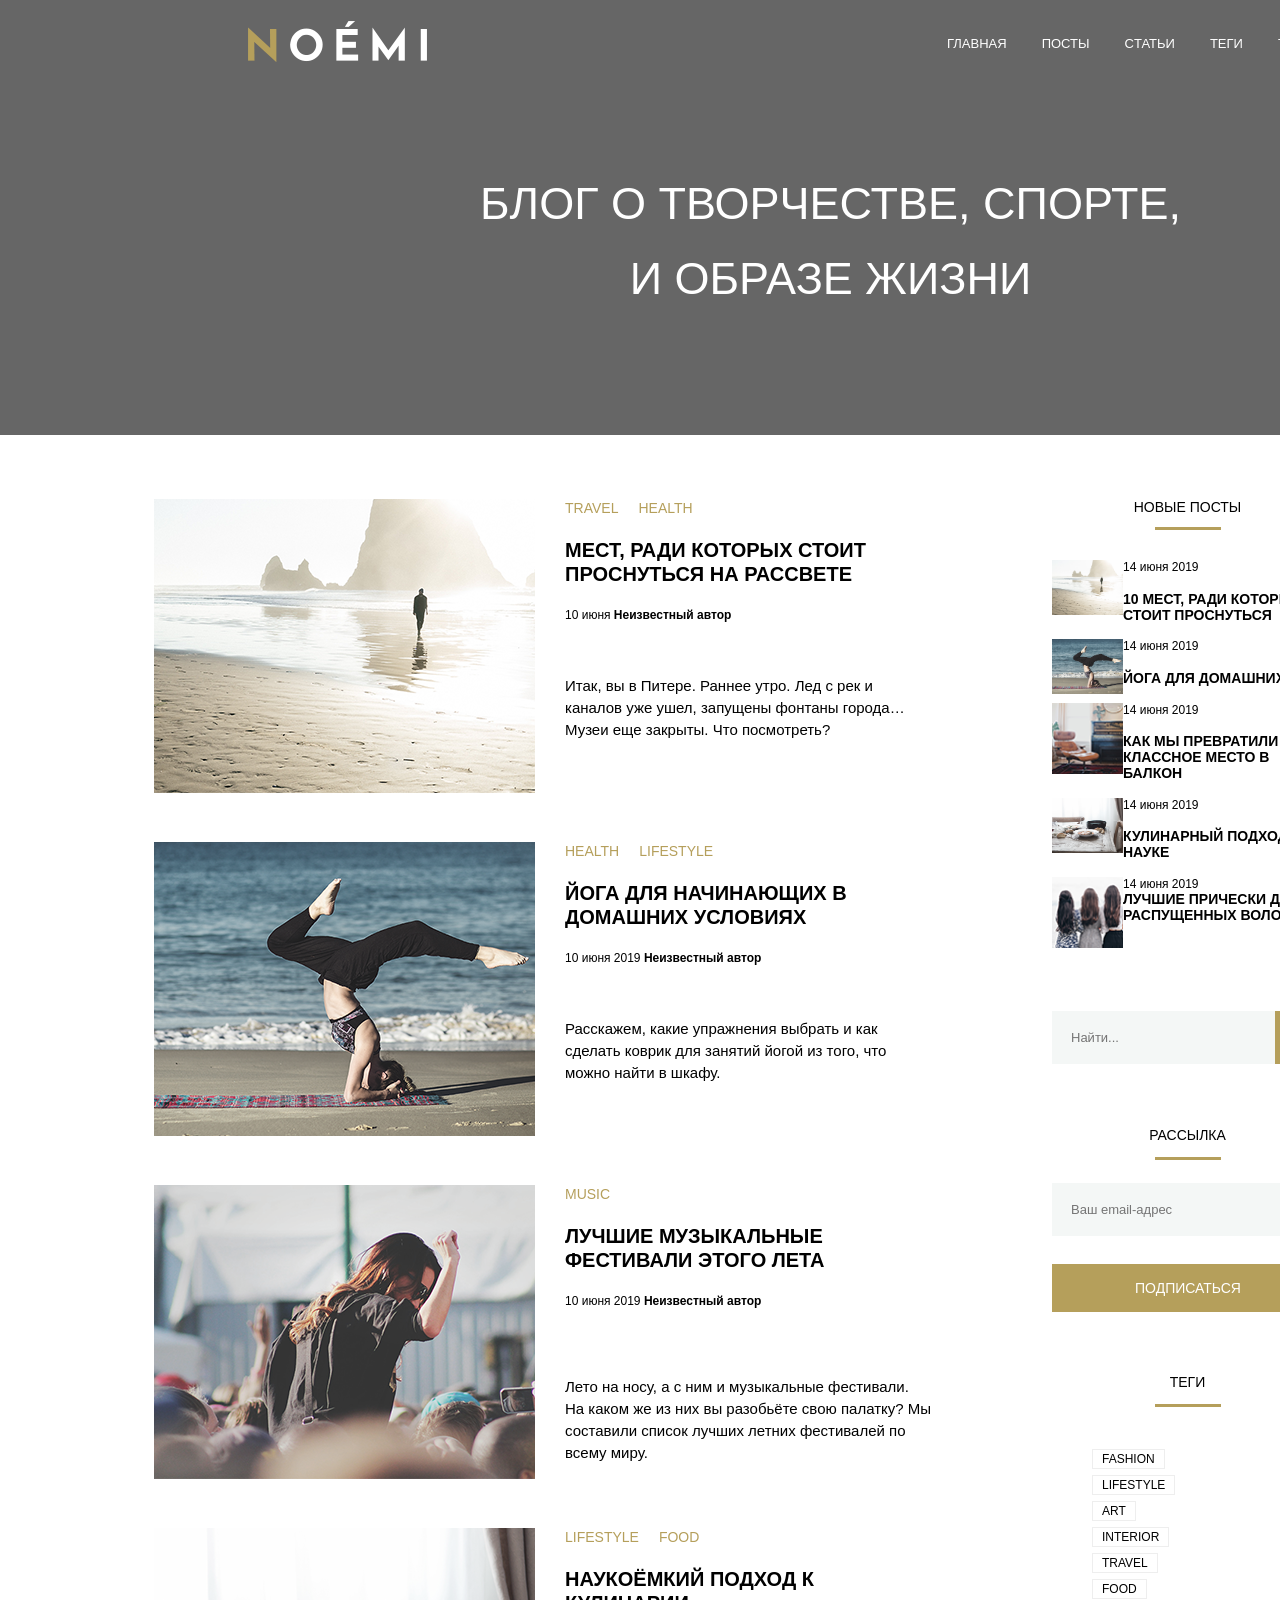
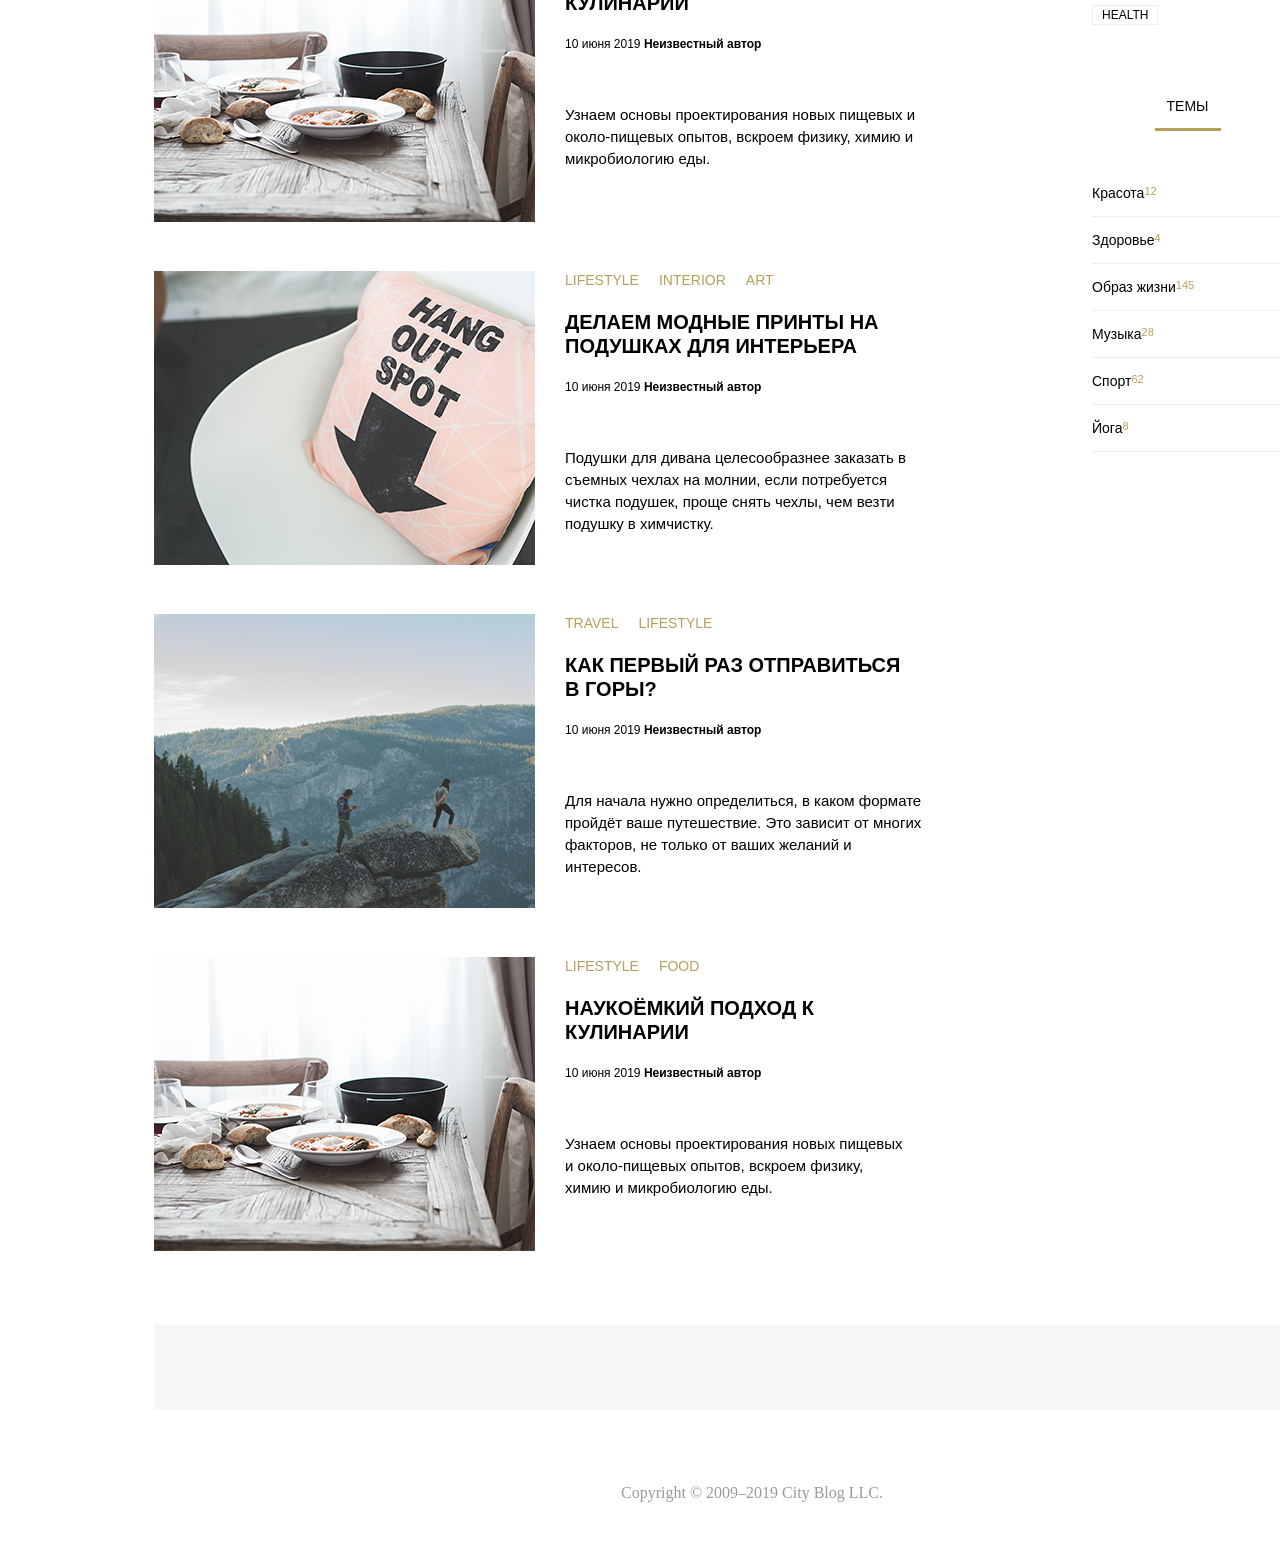
<file: index.html>
<!DOCTYPE html>
<html lang="en">
<head>
    <meta charset="UTF-8">
    <title>Diplom_task</title>
    <link rel="stylesheet" href="style/style.css">
</head>
<body>
    <header>
        <div class="container">
            <a href="#" class="header__logo"><img src="images/images/noemi-logo.png" alt=""></a>
            <nav class="header__menu">
                <ul class="menu__list">
                    <li class="menu__item"><a href="#" class="menu__link">Главная</a></li>
                    <li class="menu__item"><a href="#" class="menu__link">Посты</a></li>
                    <li class="menu__item"><a href="#" class="menu__link">Cтатьи</a></li>
                    <li class="menu__item"><a href="#" class="menu__link">Теги</a></li>
                    <li class="menu__item"><a href="#" class="menu__link">Темы</a></li>
                    <li class="menu__item"><a href="#" class="menu__link">Контакты</a></li>
                </ul>
            </nav>  
        </div>
        <div class="title__intro">
            Блог о творчестве, спорте,<br>и образе жизни
        </div>
    </header>
    <div class="general__content">
        <main>
            <div class="container_main">
                <div class="card">
                    <img src="images/images/picture_1.png" class="card__images" alt="На берегу моря">
                </div>
                <div class="content">
                    <ul class="link">
                        <li><a href="#" class="link__item">Travel</a></li>
                        <li><a href="#" class="link__item">Health</a></li>
                    </ul>
                    <div>
                        <h4><a href="#" class="content__title">мест, ради которых стоит
                        проснуться на рассвете</a></h4>
                    </div>
                    <div class="data">
                        10 июня <strong>Неизвестный автор</strong>
                    </div>
                    <div class="info">
                        Итак, вы в Питере. Раннее утро. Лед с рек и каналов уже ушел, запущены фонтаны города… Музеи еще закрыты. Что посмотреть?
                    </div>
                </div>
            </div>
            <div class="container_main">
                <div class="card">
                    <img src="images/images/picture_2.png" class="card__images" alt="Йога">
                </div>
                <div class="content">
                    <ul class="link">
                        <li><a href="#" class="link__item">Health</a></li>
                        <li><a href="#" class="link__item">Lifestyle</a></li>
                    </ul>
                    <div>
                        <h4><a href="#" class="content__title">Йога для начинающих в
                        домашних условиях</a></h4>
                    </div>
                    <div class="data">
                        10 июня 2019 <strong>Неизвестный автор</strong>
                    </div>
                    <div class="info">
                        Расскажем, какие упражнения выбрать и как сделать коврик для занятий йогой из того, что можно найти в шкафу.
                    </div>
                </div>
            </div>
            <div class="container_main">
                <div class="card">
                    <img src="images/images/picture_3.png" class="card__images" alt="Фестиваль">
                </div>
                <div class="content">
                    <ul class="link">
                        <li><a href="#" class="link__item">Music</a></li>
                    </ul>
                    <div>
                        <h4><a href="#" class="content__title">Лучшие музыкальные<br>
                        фестивали этого лета</a></h4>
                    </div>
                    <div class="data">
                        10 июня 2019 <strong>Неизвестный автор</strong>
                    </div>
                    <div class="info">
                        <p>Лето на носу, а с ним и музыкальные фестивали. На каком же из них вы разобьёте свою палатку?
                        Мы составили список лучших летних фестивалей по всему миру.</p>
                    </div>
                </div>
            </div>
            <div class="container_main">
                <div class="card">
                    <img src="images/images/picture_4.png" class="card__images" alt="Кулинария">
                </div>
                <div class="content">
                    <ul class="link">
                        <li><a href="#" class="link__item">Lifestyle</a></li>
                        <li><a href="#" class="link__item">Food</a></li>
                    </ul>
                    <div>
                        <h4><a href="#" class="content__title">Наукоёмкий подход к<br>
                        кулинарии</a></h4>
                    </div>
                    <div class="data">
                        10 июня 2019 <strong>Неизвестный автор</strong>
                    </div>
                    <div class="info">
                        Узнаем основы проектирования новых пищевых и около-пищевых опытов, вскроем физику, химию и микробиологию еды.
                    </div>
                </div>
            </div>
            <div class="container_main">
                <div class="card">
                    <img src="images/images/picture_5.png" class="card__images" alt="Принты на подушки">
                </div>
                <div class="content">
                    <ul class="link">
                        <li><a href="#" class="link__item">Lifestyle</a></li>
                        <li><a href="#" class="link__item">Interior</a></li>
                        <li><a href="#" class="link__item">Art</a></li>
                    </ul>
                    <div>
                        <h4><a href="#" class="content__title">делаем модные принты на
                        подушках для интерьера</a></h4>
                    </div>
                    <div class="data">
                        10 июня 2019 <strong>Неизвестный автор</strong>
                    </div>
                    <div class="info">
                        Подушки для дивана целесообразнее заказать в съемных чехлах на молнии, если потребуется чистка подушек, проще снять чехлы, чем везти подушку в химчистку.
                    </div>
                </div>
            </div>
            <div class="container_main">
                <div class="card">
                    <img src="images/images/picture_6.png" class="card__images" alt="путешествие">
                </div>
                <div class="content">
                    <ul class="link">
                        <li><a href="#" class="link__item">Travel</a></li>
                        <li><a href="#" class="link__item">Lifestyle</a></li>
                    </ul>
                    <div>
                        <h4><a href="#" class="content__title">Как первый раз отправиться<br>
                        в горы?</a></h4>
                    </div>
                    <div class="data">
                        10 июня 2019 <strong>Неизвестный автор</strong>
                    </div>
                    <div class="info">
                        Для начала нужно определиться, в каком формате пройдёт ваше путешествие. Это зависит от многих факторов, не только от ваших желаний и интересов.
                    </div>
                </div>
            </div>
            <div class="container_main">
                <div class="card">
                    <img src="images/images/picture_7.png" class="card__images" alt="Кулинария">
                </div>
                <div class="content">
                    <ul class="link">
                        <li><a href="#" class="link__item">Lifestyle</a></li>
                        <li><a href="#" class="link__item">Food</a></li>
                    </ul>
                <div>
                    <h4><a href="#" class="content__title">Наукоёмкий подход к<br>
                    кулинарии</a></h4>
                </div>
                <div class="data">
                    10 июня 2019 <strong>Неизвестный автор</strong>
                </div>
                <div class="info">
                    Узнаем основы проектирования новых пищевых<br> и около-пищевых опытов, вскроем физику,<br> химию и микробиологию еды.
                </div>
                </div>
            </div>        
        </main>
        <aside>
            <section>
                    <div class="title__aside content__section">
                        Новые посты
                    </div>
                <div class="container__aside">
                    <div class="container__item">
                        <div>
                            <img src="images/images/picture_1.png" class="card__item" alt="На берегу моря">
                        </div>
                        <div>
                            14 июня 2019
                            <h5><a href="#" class="content__section">10 мест, ради которых
                            стоит проснуться</a></h5>
                        </div>
                    </div>
                    <div class="container__item">
                        <div>
                            <img src="images/images/picture_2.png" class="card__item" alt="Йога">
                        </div>
                        <div>
                            14 июня 2019
                            <h5><a href="#" class="content__section">Йога для домашних</a></h5>
                        </div>
                    </div>
                    <div class="container__item">
                        <div>
                            <img src="images/images/picture_as.png" class="card__item" alt="Интерьер">
                        </div>
                        <div>
                            14 июня 2019
                            <h5><a href="#" class="content__section">как мы превратили
                            классное место в
                            балкон</a></h5>
                        </div>
                    </div>
                    <div class="container__item">
                        <div>
                            <img src="images/images/picture_7.png" class="card__item" alt="Кулинария">
                        </div>
                        <div>
                            14 июня 2019
                            <h5><a href="#" class="content__section">Кулинарный подход
                            к науке</a></h5>
                        </div>
                    </div>
                    <div class="container__item">
                        <div>
                            <img src="images/images/picture_as2.png" class="card__item" alt="Причёски">
                        </div>
                        <div>
                            14 июня 2019
                            <h5 class="title__item"><a href="#" class="content__section">лучшие прически для
                            распущенных волос</a></h5>
                        </div>
                    </div>
                    <form class="form__row">
                        <label>
                            <span class="visually__hidden">Поле поиска</span>
                            <input type="text" class="field" placeholder="Найти..." >
                        </label>
                        <label>
                            <span class="visually__hidden">Кнопка поиска</span>
                            <button type="submit" class="button"><img src="images/images/picture_search.png" alt=""></button>
                        </label>
                    </form>
                    <div class="mailing__aside">
                        Рассылка
                    </div>
                    <form class="form__mailing">
                        <label>
                            <span class="visually__hidden">"Ваш email-адрес</span>
                            <input type="text" class="field mailing__field" placeholder="Ваш email-адрес">
                        </label>
                        <label>
                            <span class="visually__hidden">Подписаться</span>
                            <button type="submit" class="button mailing__button">Подписаться</button>
                        </label>
                    </form>
                    <div class="tags__aside">
                        Теги
                    </div>
                    <div class="tags__container">
                        <ul>
                            <li class="tags__item"><a href="#" class="tags__link">Fashion</a></li>
                            <li class="tags__item"><a href="#" class="tags__link">Lifestyle</a></li>
                            <li class="tags__item"><a href="#" class="tags__link">Art</a></li>
                            <li class="tags__item"><a href="#" class="tags__link">Interior</a></li>
                            <li class="tags__item"><a href="#" class="tags__link">Travel</a></li>
                            <li class="tags__item"><a href="#" class="tags__link">Food</a></li>
                            <li class="tags__item"><a href="#" class="tags__link">Health</a></li>
                        </ul>
                    </div>
                    <div class="news__aside">
                        Темы
                    </div>
                    <div class="news__container">
                        <ul>
                           <li class="news__item"><a href="#" class="news__link">Красота</a><span class="news__number">12</span></li>
                           <li class="news__item"><a href="#" class="news__link">Здоровье</a><span class="news__number">4</span></li>
                           <li class="news__item"><a href="#" class="news__link">Образ жизни</a><span class="news__number">145</span></li>
                           <li class="news__item"><a href="#" class="news__link">Музыка</a><span class="news__number">28</span></li>
                           <li class="news__item"><a href="#" class="news__link">Спорт</a><span class="news__number">62</span></li>
                           <li class="news__item"><a href="#" class="news__link">Йога</a><span class="news__number">8</span></li>
                        </ul>
                    </div>
                </div>
            </section>
        </aside>
    </div> 
</body>
<footer>
    <div>
        <ul class="footer__menu">
            <label>
                <span class="visually__hidden">Ссылка_twitter</span>
                <li class="footer__item"><a href="#" class="footer__link icon__twitter"></a></li>
            </label>
            <label>
                <span class="visually__hidden">Ссылка_pinterest</span>
                <li class="footer__item"><a href="#" class="footer__link icon__pinterest"></a></li>
            </label>
            <label>
                <span class="visually__hidden">Ссылка_tumblr</span>
            <li class="footer__item"><a href="#" class="footer__link icon__tumblr"></a></li>
            </label>
        </ul>
    </div>
</footer>
<div>
    <a href="#" class="copyright">Copyright © 2009–2019 City Blog LLC.</a>
</div>
</html>
</file>
<file: style/style.css>
body {
    margin: 0;
}

@font-face {
    font-family: OpenSans-Bold;
    src: url(https://jhonkikkoman.github.io/Piskun-ivan.github.io/fonts/fonts/OpenSans-Bold.ttf) 

}

@font-face {
    font-family: OpenSans-Regular;
    src: url(https://jhonkikkoman.github.io/Piskun-ivan.github.io/fonts/fonts/OpenSans-Regular.ttf)

}

header {
    width: 1660px;
    color: white;
    text-transform: uppercase;
    background-image: url(https://jhonkikkoman.github.io/Piskun-ivan.github.io/images/images/rock-73.jpg);
    background-repeat: no-repeat;
    background-size: cover;
    background-position: center center;

    max-width: 1940px;
    position: relative;
    z-index: 1;
    overflow: hidden;
  
}

header::before { 
    content: "";
    position: absolute;
    z-index: -1;
    width: 1690px;
    height: 450px;
    top: 0;
    left: 0;
    background-color: #000;
    opacity: 0.6;

}

.container  {
    max-width: 1940px;
    padding: 0 247px;
    margin: 0px auto;
    display: flex;
    justify-content:space-between;
    align-items: center;
    padding: 18px 238px 68px 248px;
    
}

.header__logo {
    width: 180px;

}

.menu__list {
    display: flex;
    align-items: center;
    gap: 35px;
 
}

.menu__item {
    list-style-type: none;
   
}

.menu__link {
    font-family: 'OpenSans-Regular', sans-serif;
    font-style: normal;
    font-size: 13px;
    text-decoration: none;
    color: inherit;
    
}

.menu__link:hover {
    color: #b59f5b;

}

.title__intro {
    font-family: 'OpenSans-Bold', sans-serif;
    font-style: normal;
    font-size: 45px;
    text-align: center;
    line-height: 75px;
    padding: 30px 280px 119px 281px ;

}








.general__content {
    display: flex;
    gap: 120px;
}

main {
   margin: 64px 0 0 154px;

}

.container_main { 
    padding-bottom: 45px;
    gap: 30px;
    display: flex;

}

.card__images {
    width: 381px;

}

.content {
    width: 367px;

}

.content__title {
    font-family: 'OpenSans-Bold', sans-serif;
    font-style: normal;
    font-size: 20px;
    line-height: 24px;
    text-transform: uppercase;
    padding-bottom: 43px;

    color: #000;
    text-decoration: none;
}

.link {
    margin: 0;
    padding: 0;
    list-style-type: none;
    display: flex;
    gap: 20px;

}

.link__item {
    font-family: 'OpenSans-Bold', sans-serif;
    font-style: normal;
    font-size: 14px;
    color: #b59f5b;
    text-decoration: none;
    text-transform: uppercase;
    
}

.data {
    font-family: 'OpenSans-Regular', sans-serif;
    font-style: normal;
    font-size: 12px;
    padding-bottom: 53px;

}

.info {
    font-family: 'OpenSans-Regular', sans-serif;
    font-style: normal;
    font-size: 15px;
    line-height: 22px;
      
}











aside {
    margin: 64px 231px 0 0;

}

.title__aside {
    padding-bottom: 45px;
    text-align: center;
    position: relative;

}

.title__aside::before {
    content:  '';
    position: absolute;
    width: 66px;
    height: 3px;
    background-color: #b59f5b;
    left: 103px;
    bottom: 30px;

}

.container__aside { 
    font-family: 'OpenSans-Regular',sans-serif;
    font-style: normal;
    font-size: 12px;
    width: 271px;

    
}

.container__item {
    display: flex;
     
}

.title__item {
    margin: 0px;
}

.content__section {
    font-family: 'OpenSans-Bold',sans-serif;
    font-style: normal;
    font-size: 14px;
    text-transform: uppercase;

    color: #000;
    text-decoration: none;

}

.card__item {
    width: 71px;

}

.form__row {
    padding-top: 60px;
    display: flex;

}

.visually__hidden {
    position: absolute;
    width: 1px;
    height: 1px;
    margin: -1px;
    padding: 0;
    border: 0;
    clip: rect(0 0 0 0);
    overflow: hidden;

}

.field {
    font-family: inherit;
    font-size: 13px;
    box-sizing: border-box;
    width: 223px;
    border: #f4f7f6;
    padding: 19px 0 19px 19px;
    background-color: #f4f7f6;

}

.field:focus {
    outline: 2px solid #b59f5b;
    border-radius: 1%;

}

.button {
    background-color: #b59f5b;
    box-sizing: border-box;
    width: 48px;
    border: #b59f5b;
    padding: 16px;
    cursor: pointer;

}

.mailing__aside {
    font-family: 'Opensans-Bold', sans-serif;
    font-style: normal;
    font-size: 14px;

    padding-top: 63px;
    text-align: center;
    text-transform: uppercase;
    position: relative ;

}

.mailing__aside::before {
    content:  '';
    position: absolute;
    width: 66px;
    height: 3px;
    background-color: #b59f5b;
    left: 103px;
    bottom: -17px;

}

.form__mailing {
    padding-top: 40px;
    
}

.mailing__field {
    width: 272px;
    margin-bottom: 28px;

}

.mailing__button {
    font-family: 'OpenSans-Bold', sans-serif;
    font-style: normal;
    font-size: 14px;
    text-transform: uppercase;
    color: white;
    width: 272px;
    
}

.tags__aside {
    font-family: 'Opensans-Bold', sans-serif;
    font-style: normal;
    font-size: 14px;

    padding-top: 62px;
    text-align: center;
    text-transform: uppercase;
    position: relative ;

}

.tags__aside::before {
    content:  '';
    position: absolute;
    width: 66px;
    height: 3px;
    background-color: #b59f5b;
    left: 103px;
    bottom: -17px;

}

.tags__container {
    font-family: 'OpenSans-Bold', sans-serif;
    font-style: normal;
    font-size: 12px;

    padding-top: 41px;

}

.tags__item {
    list-style: none;
    
}

.tags__link {
    margin-right: 2px;
    margin-top: 6px;

    display: inline-block;
    border: 1px solid #eeeeee;
    padding: 2px 9px;
    color: #000;
    text-decoration: none;
    text-transform: uppercase;

}

.news__aside {
    font-family: 'Opensans-Bold', sans-serif;
    font-style: normal;
    font-size: 14px;

    padding-top: 61px;
    text-align: center;
    text-transform: uppercase;
    position: relative ;

}

.news__aside::before {
    content:  '';
    position: absolute;
    width: 66px;
    height: 3px;
    background-color: #b59f5b;
    left: 103px;
    bottom: -17px;

}

.news__container {
    font-family: 'OpenSans-Bold', sans-serif;
    font-style: normal;
    padding-top: 44px;

}

.news__item {
    font-size: 11px;
    color: #b59f5b;
    list-style: none;

    width: 100%;
    border-bottom: 1px solid #eeeeee;
    padding: 15px 0;

}

.news__number {
    position: absolute;
    padding: 0px;
    margin: 0px;

}

.news__link {
    font-size: 14px;
    color: #000;
    text-decoration: none;

}







footer {
    margin: 25px 154px 74px;
    width: 1170px;
    background-color: #f4f7f6;
    text-align: center;

}

.footer__item {
    list-style: none;
    
}

.footer__menu {
    display: flex;
    justify-content: center;
    gap: 82px;
    padding: 32px;
    
}
.footer__link {
    display: block;
    width: 23px;
    height: 21px;
     
}

.icon__twitter {
    background-image: url(https://jhonkikkoman.github.io/Piskun-ivan.github.io/images/images/icon_twitter.png);
    background-repeat: no-repeat;
    background-position: center center;

}

.icon__pinterest {
    background-image: url(https://jhonkikkoman.github.io/Piskun-ivan.github.io/images/images/icon-pinterest.png);
    background-repeat: no-repeat;
    background-position: center center;
    
}

.icon__tumblr {
    background-image: url(https://jhonkikkoman.github.io/Piskun-ivan.github.io/images/images/icon-tumblr.png);
    background-repeat: no-repeat;
    background-position: center center;
    
}

.copyright {
    width: 1170px;
    margin-left: 167px;
    margin-bottom: 41px;

    color: #999999;
    display: flex;
    justify-content: center;

    text-decoration: none;
}
</file>
